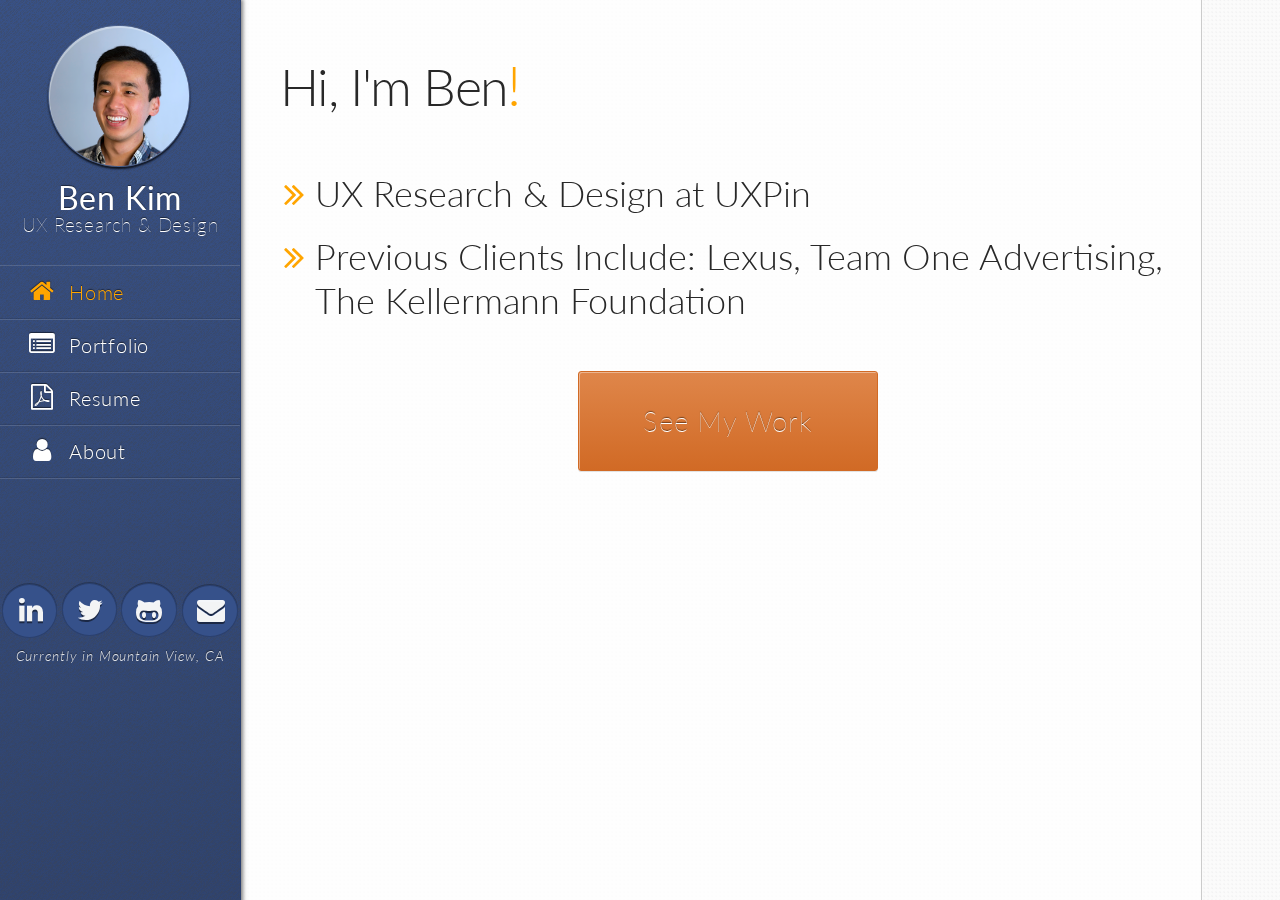
<file: index.html>
<!DOCTYPE html>
<html>
<head>
  <title>Ben Kim | UX Design</title>
  <link rel="shortcut icon" href="images/favicon2.ico">
  <link href='http://fonts.googleapis.com/css?family=Lato:300,400,300italic,400italic' rel='stylesheet' type='text/css'>
  <link href="http://netdna.bootstrapcdn.com/font-awesome/4.1.0/css/font-awesome.min.css" rel="stylesheet">
  <link rel="stylesheet" type="text/css" media="screen" href="stylesheets/normalize.css"> 
  <link rel="stylesheet" type="text/css" media="screen" href="stylesheets/mainstylesheet.css">  
  <link rel="stylesheet" type="text/css" media="screen" href="stylesheets/home.css"> 
  <script>
    (function(i,s,o,g,r,a,m){i['GoogleAnalyticsObject']=r;i[r]=i[r]||function(){
    (i[r].q=i[r].q||[]).push(arguments)},i[r].l=1*new Date();a=s.createElement(o),
    m=s.getElementsByTagName(o)[0];a.async=1;a.src=g;m.parentNode.insertBefore(a,m)
    })(window,document,'script','//www.google-analytics.com/analytics.js','ga');
    ga('create', 'UA-57520101-1', 'auto');
    ga('send', 'pageview');
  </script> 
</head>

<body>
  <nav>
    <a href="index.html"><div class='headpic'></div></a>
    <h1>Ben Kim</h1>
    <h3>UX Research & Design</h3>
    <ul>
      <a href="index.html"><li class="first-child active"><i class="fa fa-home"></i>Home</li></a>
      <a href="portfolio.html"><li><i class="fa fa-list-alt"></i>Portfolio</li></a>
      <a href="resume.html"><li><i class="fa fa-file-pdf-o"></i>Resume</li></a>
      <a href="about.html"><li><i class="fa fa-user"></i>About</li></a>
      
    </ul>

    <div class="socialicons">
      <a href="http://www.linkedin.com/in/benjskim" title="Connect With Me On LinkedIn"><i class="fa fa-linkedin"></i></a>
      <a href="http://www.twitter.com/_BenKim" title="Follow Me On Twitter"><i class="fa fa-twitter"></i></a>
      <a href="http://www.github.com/benjskim/benjskim.github.io" title="See This Project On GitHub"><i class="fa fa-github-alt"></i></a>
      <a href="mailto:benjskim@gmail.com" title="Send Me An Email"><i class="fa fa-envelope"></i></a>
    </div>

    <div class="footer">
      Currently in Mountain View, CA
    </div>

  </nav>

  <div class="background">
    <div class="main-container">
      <h1>Hi, I'm Ben<span class="period-emphasis">!</span></h1><br>
      <h2><i class="fa fa-angle-double-right"></i>UX Research &amp; Design at UXPin</h2><br>
      <h2><i class="fa fa-angle-double-right"></i>Previous Clients Include: Lexus, Team One Advertising, The Kellermann Foundation</h2><br>
      <p>
        <div class="btn-container">
          <a href="portfolio.html"><button class="main-btn btn-orange">See My Work</button></a>
      </p>
    </div>
  </div>
</body> 
  <script src="http://code.jquery.com/jquery-1.11.0.min.js"></script>
  <script src="javascripts/main.js" ></script>
</html>
</file>
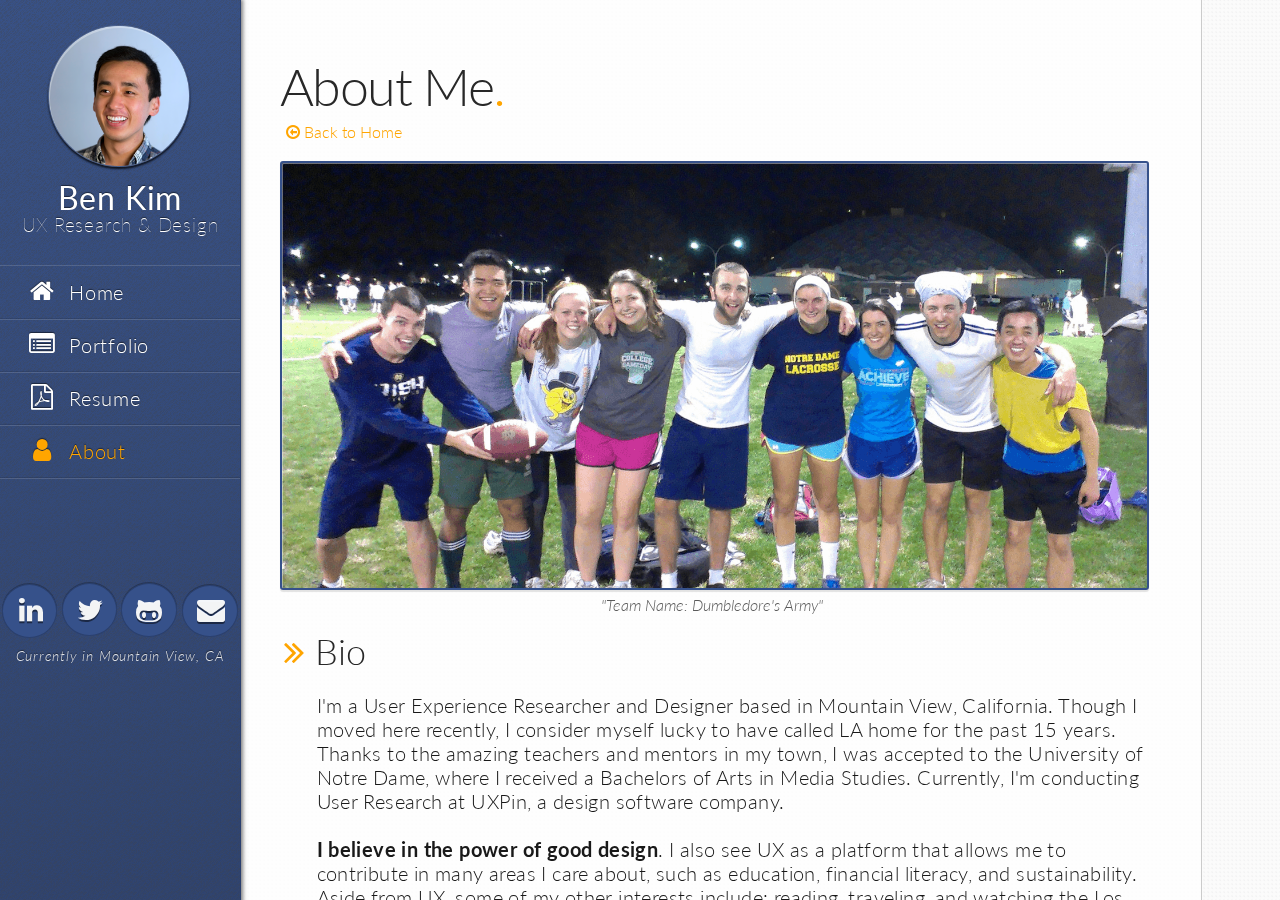
<file: about.html>
<!DOCTYPE html>
<html>
<head>
  <title>Ben Kim | About</title>
  <link rel="shortcut icon" href="images/favicon2.ico">
  <link href='http://fonts.googleapis.com/css?family=Lato:300,400,300italic,400italic' rel='stylesheet' type='text/css'>
  <link href="http://netdna.bootstrapcdn.com/font-awesome/4.1.0/css/font-awesome.min.css" rel="stylesheet">
  <link rel="stylesheet" type="text/css" media="screen" href="stylesheets/normalize.css"> 
  <link rel="stylesheet" type="text/css" media="screen" href="stylesheets/mainstylesheet.css">  
  <link rel="stylesheet" type="text/css" media="screen" href="stylesheets/about.css">  
  <script>
    (function(i,s,o,g,r,a,m){i['GoogleAnalyticsObject']=r;i[r]=i[r]||function(){
    (i[r].q=i[r].q||[]).push(arguments)},i[r].l=1*new Date();a=s.createElement(o),
    m=s.getElementsByTagName(o)[0];a.async=1;a.src=g;m.parentNode.insertBefore(a,m)
    })(window,document,'script','//www.google-analytics.com/analytics.js','ga');
    ga('create', 'UA-57520101-1', 'auto');
    ga('send', 'pageview');
  </script>
</head>

<body>
  <nav>
    <a href="index.html"><div class='headpic'></div></a>
    <h1>Ben Kim</h1>
    <h3>UX Research & Design</h3>
    <ul>
      <a href="index.html"><li class="first-child"><i class="fa fa-home"></i>Home</li></a>
      <a href="portfolio.html"><li><i class="fa fa-list-alt"></i>Portfolio</li></a>
      <a href="resume.html"><li><i class="fa fa-file-pdf-o"></i>Resume</li></a>
      <a href="about.html"><li class="active"><i class="fa fa-user"></i>About</li></a>
      
    </ul>

    <div class="socialicons">
      <a href="http://www.linkedin.com/in/benjskim" title="Connect With Me On LinkedIn"><i class="fa fa-linkedin"></i></a>
      <a href="http://www.twitter.com/_BenKim" title="Follow Me On Twitter"><i class="fa fa-twitter"></i></a>
      <a href="http://www.github.com/benjskim/benjskim.github.io" title="See This Project On GitHub"><i class="fa fa-github-alt"></i></a>
      <a href="mailto:benjskim@gmail.com" title="Send Me An Email"><i class="fa fa-envelope"></i></a>
    </div>

    <div class="footer">
     Currently in Mountain View, CA
    </div>
  </nav>

  <div class="background">
    <div class="main-container">
      <h1>About Me<span class="period-emphasis">.</span></h1>
      <div class="footcrumb">
        <a href="index.html"><i class="fa fa-arrow-circle-o-left"></i> Back to Home</a>
      </div>
      <div class="about-bg-img big-img"></div>
      <div class="about-bg-container">
        "Team Name: Dumbledore's Army"
      </div>
      <h2><i class="fa fa-angle-double-right"></i>Bio</h2>
        <p>
          I'm a User Experience Researcher and Designer based in Mountain View, California. Though I moved here recently, I consider myself lucky to have called LA home for the past 15 years. Thanks to the amazing teachers and mentors in my town, I was accepted to the University of Notre Dame, where I received a Bachelors of Arts in Media Studies. Currently, I'm conducting User Research at UXPin, a design software company.
          <br><br>
          <strong>I believe in the power of good design</strong>. I also see UX as a platform that allows me to contribute in many areas I care about, such as education, financial literacy, and sustainability. Aside from UX, some of my other interests include: reading, traveling, and watching the Los Angeles Lakers.
        </p>

      <h2 id="aboutsite"><i class="fa fa-angle-double-right"></i>About This Site</h2>
        <p>
          Many people have been asking how I built this site. Though a part of me regrets not using a CMS, I'm proud to have built this website from the ground up. If you'd like to see the source code, please visit <a href="http://www.github.com/benjskim/benjskim.github.io" target="_blank">this GitHub repository</a>.
          
          <br><br>

          <strong>What's Next:</strong> <br>
          Update all my projects <br>
          Responsive, responsive, responsive (also, did I mention responsive?) <br>
          Elegant and subtle design details <br>
          Create better interactions and load effects<br>
          Cross-browser testing 

          <br><br>

          <strong>Tools:</strong> <br>
          Design Software: Omnigraffle, Axure, and Sublime Text <br>
          Font: Lato and Font Awesome <br>
          JQuery Plugins: Fancybox
          
          <br><br>
          
          <strong>Special Thanks To:</strong> <br>
          NELAUX Group <a href="http://twitter.com/NELAUX" target="_blank"><i class="fa fa-twitter-square"></i></a><br>
          LAUX Meetup <a href="http://twitter.com/LAUXmeetup" target="_blank"><i class="fa fa-twitter-square"></i></a><br>
          Noel Saw <a href="http://twitter.com/wpverse" target="_blank"><i class="fa fa-twitter-square"></i></a><br>
          Nachiket Kumar <a href="http://twitter.com/nachiketkumar" target="_blank"><i class="fa fa-twitter-square"></i></a><br>
          Andres Ibarra <a href="http://twitter.com/MadeByGus" target="_blank"><i class="fa fa-twitter-square"></i></a><br>
          Andrea Del Rio <a href="http://twitter.com/andredelrio" target="_blank"><i class="fa fa-twitter-square"></i></a>
        </p>
        <br><br><br>

    </div>
  </div>

</body> 
  <script src="http://code.jquery.com/jquery-1.11.0.min.js"></script>
  <script src="javascripts/main.js" ></script>
</html>
</file>
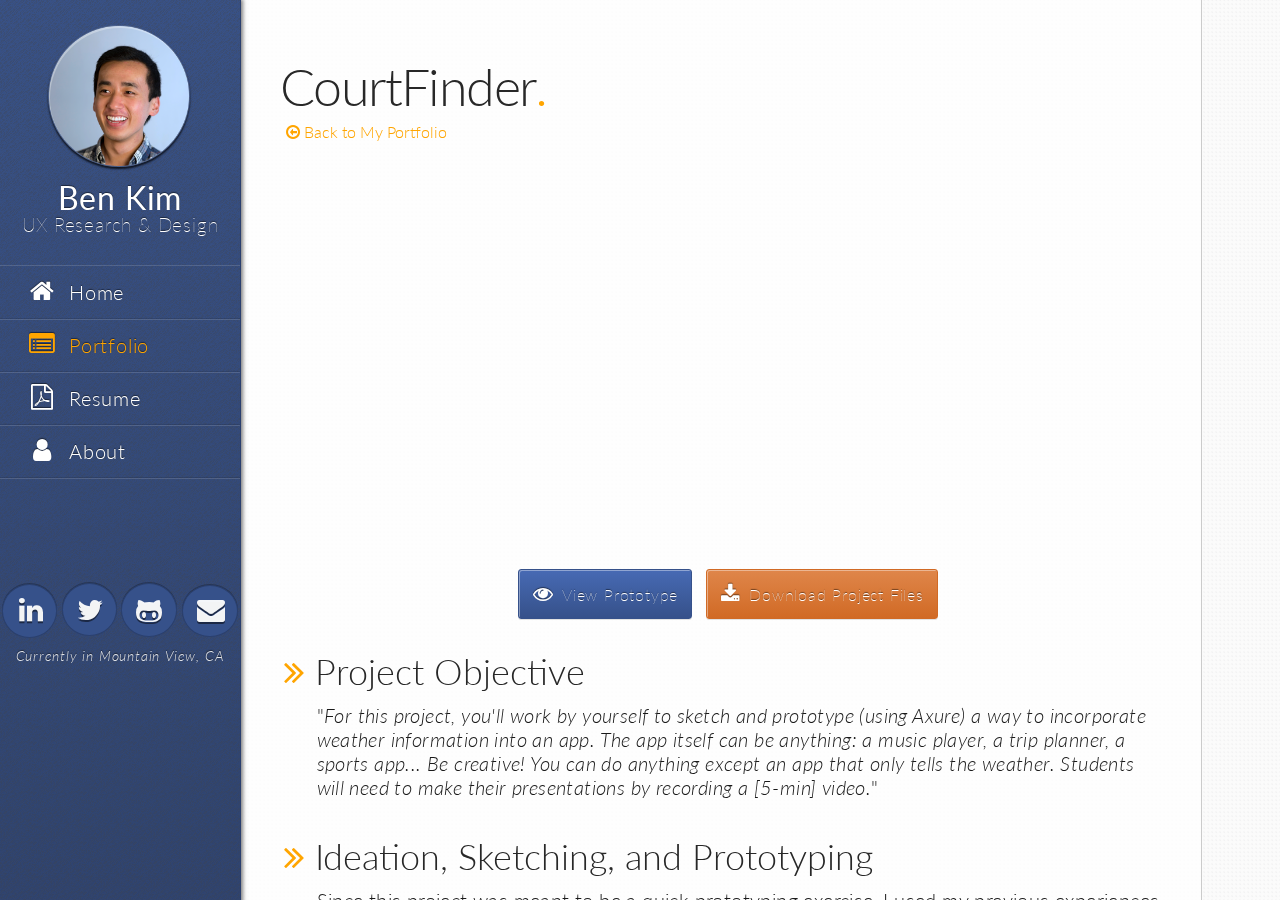
<file: courtfinder.html>
<!DOCTYPE html>
<html>
<head>
  <title>Ben Kim | CourtFinder</title>
  <link rel="shortcut icon" href="images/favicon2.ico">
  <link href='http://fonts.googleapis.com/css?family=Lato:300,400,300italic,400italic' rel='stylesheet' type='text/css'>
  <link href="http://netdna.bootstrapcdn.com/font-awesome/4.1.0/css/font-awesome.min.css" rel="stylesheet">
  <link rel="stylesheet" type="text/css" media="screen" href="stylesheets/normalize.css"> 
  <link rel="stylesheet" type="text/css" media="screen" href="stylesheets/mainstylesheet.css">  
  <link rel="stylesheet" type="text/css" media="screen" href="stylesheets/courtfinder.css"> 
  <script>
    (function(i,s,o,g,r,a,m){i['GoogleAnalyticsObject']=r;i[r]=i[r]||function(){
    (i[r].q=i[r].q||[]).push(arguments)},i[r].l=1*new Date();a=s.createElement(o),
    m=s.getElementsByTagName(o)[0];a.async=1;a.src=g;m.parentNode.insertBefore(a,m)
    })(window,document,'script','//www.google-analytics.com/analytics.js','ga');
    ga('create', 'UA-57520101-1', 'auto');
    ga('send', 'pageview');
  </script>  
</head>

<body>
  <nav>
    <a href="index.html"><div class='headpic'></div></a>
    <h1>Ben Kim</h1>
    <h3>UX Research & Design</h3>
    <ul>
      <a href="index.html"><li class="first-child"><i class="fa fa-home"></i>Home</li></a>
      <a href="portfolio.html"><li class="active"><i class="fa fa-list-alt"></i>Portfolio</li></a>
      <a href="resume.html"><li><i class="fa fa-file-pdf-o"></i>Resume</li></a>
      <a href="about.html"><li><i class="fa fa-user"></i>About</li></a>
    </ul>

    <div class="socialicons">
      <a href="http://www.linkedin.com/in/benjskim" title="Connect With Me On LinkedIn"><i class="fa fa-linkedin"></i></a>
      <a href="http://www.twitter.com/_BenKim" title="Follow Me On Twitter"><i class="fa fa-twitter"></i></a>
      <a href="http://www.github.com/benjskim/benjskim.github.io" title="See This Project On GitHub"><i class="fa fa-github-alt"></i></a>
      <a href="mailto:benjskim@gmail.com" title="Send Me An Email"><i class="fa fa-envelope"></i></a>
    </div>

    <div class="footer">
      Currently in Mountain View, CA
    </div>
  </nav>

  <div class="background">
    <div class="main-container">
      <h1 id="">CourtFinder<span class="period-emphasis">.</span></h1>
      <div class="footcrumb">
        <a href="portfolio.html"><i class="fa fa-arrow-circle-o-left"></i> Back to My Portfolio</a>
      </div>

      <div class="detail-container">
        <iframe width="600" height="375" src="https://www.youtube.com/embed/qUh9HPkMtqw" frameborder="0" allowfullscreen></iframe>
        <div class="btn-container">
          <a href="http://c7gbxw.axshare.com/#p=welcome_page"><button class="btn-blue"><i class='fa fa-eye'></i>View Prototype</button></a>
          <a href="files/courtfinder-benkim.zip"><button class="btn-orange"><i class="fa fa-download"></i>Download Project Files</button></a>
        </div>

        <h2 id=""><i class="fa fa-angle-double-right"></i>Project Objective</h2>
          <p>
            "<em>For this project, you'll work by yourself to sketch and prototype (using Axure) a way to incorporate weather information into an app. The app itself can be anything: a music player, a trip planner, a sports app... Be creative! You can do anything except an app that only tells the weather. Students will need to make their presentations by recording a [5-min] video.</em>"
          </p>
        <h2 id=""><i class="fa fa-angle-double-right"></i>Ideation, Sketching, and Prototyping</h2>

          <p>
            Since this project was meant to be a quick prototyping exercise, I used my previous experiences to ideate an app I'd personally use. I wanted to create a field-finding application that will help users find local courts near their area. Because of the project objective regarding weather information, I figured it'd be great to know when courts are unusable due to the weather. By filtering weather-affected courts, users can plan accordingly on rainy days. This idea led me to start sketching right away:</p> 

            <div class="pic-container">
              <a id="single_1" class="fancybox" href="images/cf-sketch1.jpg"><div class="pic cf-sketch1"></div></a>
              <a id="single_1" class="fancybox" href="images/cf-sketch2.jpg"><div class="pic cf-sketch2"></div></a>
              <a id="single_1" class="fancybox" href="images/cf-sketch3.jpg"><div class="pic cf-sketch3"></div></a>
              <a id="single_1" class="fancybox" href="images/cf-sketch4.jpg"><div class="pic cf-sketch4"></div></a>
          
              <div class="pic-container-footer">(Click a picture to enlarge)</div>
            </div>
            <br>

          <p>
            The sketching phase is where I start to gain some of my feedback. While my professor liked the idea he wanted more depth to the application, such as the number of people currently present in each court via webcam.
            <br><br>
            While we agreed a webcam in every single court was unrealistic, it sparked an idea regarding a check-in process for users. The check-in process, in addition to allowing users to better understand the busyness of a certain court, also added depth to the weather portion of this project. 
            <br><br>
            For example, if it rained Monday night but it is sunny and clear on Tuesday morning, then a simple weather app would indicate outdoor courts to be usable. However, let's say for instance the rain left puddles of water in a certain basketball court, rendering it unusable. The app can rely on check-in data from users to intuitively determine if a court is usable. I really enjoyed the depth this idea created for the project, so I started prototyping in Axure:
          </p>

            <div class="pic-container">
              <a id="single_1" class="fancybox" href="images/cf-ax1.png"><div class="pic cf-ax1"></div></a>
              <a id="single_1" class="fancybox" href="images/cf-ax2.png"><div class="pic cf-ax2"></div></a>
              <a id="single_1" class="fancybox" href="images/cf-ax3.png"><div class="pic cf-ax3"></div></a>
              <a id="single_1" class="fancybox" href="images/cf-ax4.png"><div class="pic cf-ax4"></div></a>
              <div class="pic-container-footer">(Click a picture to enlarge)</div>
            </div>
          <br>
          <p>
            Due to the quick nature of the project, the prototype is limited to a single user flow: <strong><em>Find a Court -> Search Results -> Filter -> Weather-Friendly option -> Update</em></strong>. You can also view the profile page for each court, which shows information such as: pictures, daily admission fees (if any), the number of people checked-in, and a Google Maps directions feature.
            <br><br>
            Future features would include: wider range of sports, user-profile pages, user history, social log-in, and ability to buy admission-passes directly from the app (<strong>potential revenue source</strong>).
          </p>

        <h2 id=""><i class="fa fa-angle-double-right"></i>Conclusion</h2>
          <p>
            I ended up receiving an A on this project, but not with much feedback unfortunately. Regardless, this project was a fun exercise in formulating a singular user flow and turning it into a viable app. 
          </p>
      </div>
    </div>
  </div>

</body> 
  <script src="http://code.jquery.com/jquery-1.11.0.min.js"></script>
  <script src="javascripts/main.js" ></script>
  <link rel="stylesheet" href="fancybox/jquery.fancybox.css?v=2.1.5" type="text/css" media="screen" />
  <script type="text/javascript" src="fancybox/jquery.fancybox.pack.js?v=2.1.5"></script>
</html>
</file>
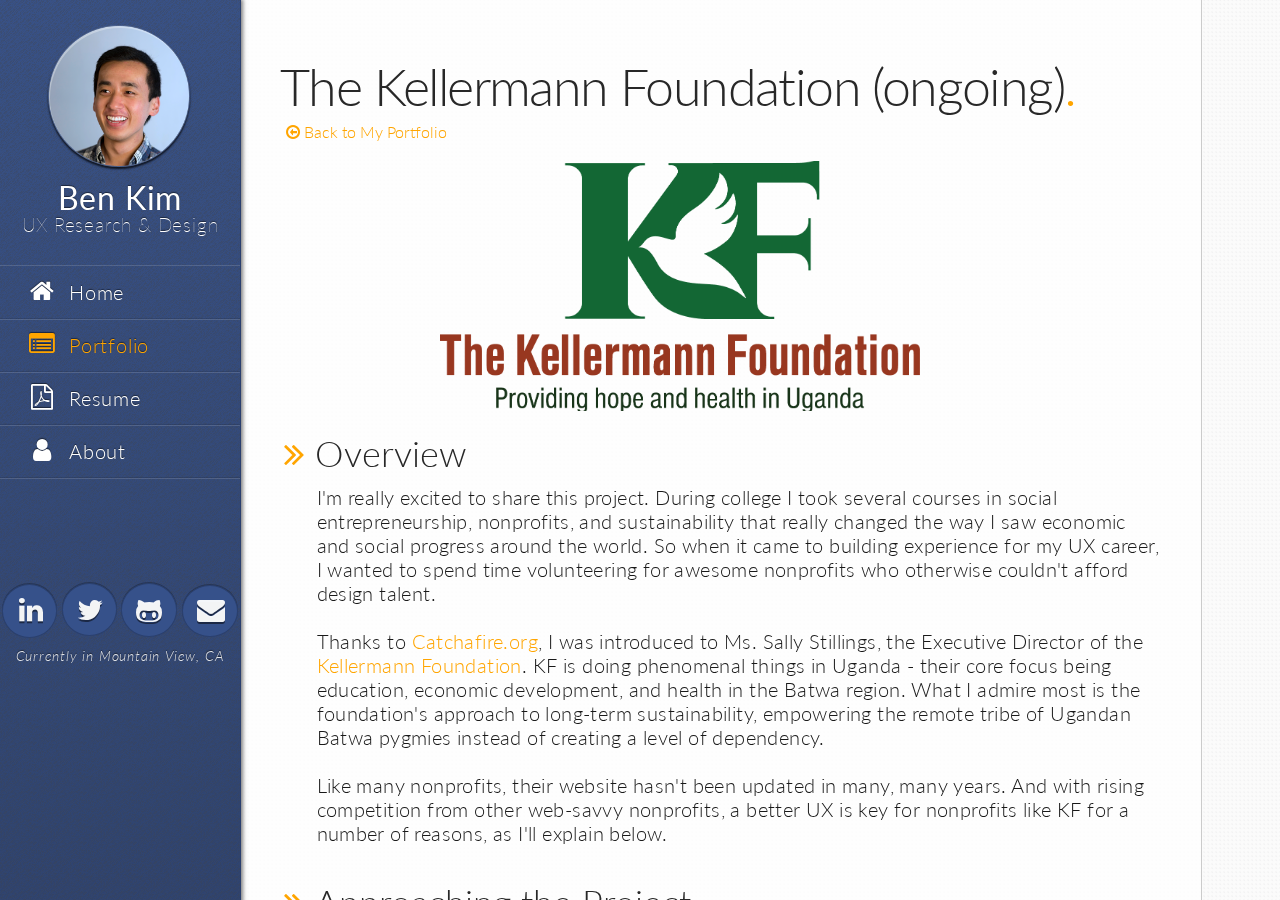
<file: kellermann.html>
<!DOCTYPE html>
<html>
<head>
  <title>Ben Kim | Kellermann Foundation</title>
  <link rel="shortcut icon" href="images/favicon2.ico">
  <link href='http://fonts.googleapis.com/css?family=Lato:300,400,300italic,400italic' rel='stylesheet' type='text/css'>
  <link href="http://netdna.bootstrapcdn.com/font-awesome/4.1.0/css/font-awesome.min.css" rel="stylesheet">
  <link rel="stylesheet" type="text/css" media="screen" href="stylesheets/normalize.css"> 
  <link rel="stylesheet" type="text/css" media="screen" href="stylesheets/mainstylesheet.css">  
  <link rel="stylesheet" type="text/css" media="screen" href="stylesheets/kellermann.css"> 
  <script>
    (function(i,s,o,g,r,a,m){i['GoogleAnalyticsObject']=r;i[r]=i[r]||function(){
    (i[r].q=i[r].q||[]).push(arguments)},i[r].l=1*new Date();a=s.createElement(o),
    m=s.getElementsByTagName(o)[0];a.async=1;a.src=g;m.parentNode.insertBefore(a,m)
    })(window,document,'script','//www.google-analytics.com/analytics.js','ga');
    ga('create', 'UA-57520101-1', 'auto');
    ga('send', 'pageview');
  </script>  
</head>

<body>
  <nav>
    <a href="index.html"><div class='headpic'></div></a>
    <h1>Ben Kim</h1>
    <h3>UX Research & Design</h3>
    <ul>
      <a href="index.html"><li class="first-child"><i class="fa fa-home"></i>Home</li></a>
      <a href="portfolio.html"><li class="active"><i class="fa fa-list-alt"></i>Portfolio</li></a>
      <a href="http://www.dropbox.com/s/bu59ea3ta7tu0pp/BenKim_Resume_UX.pdf?dl=0"><li><i class="fa fa-file-pdf-o"></i>Resume</li></a>
      <a href="about.html"><li><i class="fa fa-user"></i>About</li></a>
      
    </ul>

    <div class="socialicons">
      <a href="http://www.linkedin.com/in/benjskim" title="Connect With Me On LinkedIn"><i class="fa fa-linkedin"></i></a>
      <a href="http://www.twitter.com/_BenKim" title="Follow Me On Twitter"><i class="fa fa-twitter"></i></a>
      <a href="http://www.github.com/benjskim/benjskim.github.io" title="See This Project On GitHub"><i class="fa fa-github-alt"></i></a>
      <a href="mailto:benjskim@gmail.com" title="Send Me An Email"><i class="fa fa-envelope"></i></a>
    </div>

    <div class="footer">
      Currently in Mountain View, CA
    </div>
  </nav>

  <div class="background">
    <div class="main-container">
      <h1 id="">The Kellermann Foundation (ongoing)<span class="period-emphasis">.</span></h1>
      <div class="footcrumb">
        <a href="portfolio.html"><i class="fa fa-arrow-circle-o-left"></i> Back to My Portfolio</a>
      </div>
      <div class="kf-bg-img big-img"></div>
     
     <!--  <div class="btn-container">
        <a href="#"><button class="btn-blue"><i class='fa fa-eye'></i>View Prototype</button></a>
        <a href="#"><button class="btn-orange"><i class="fa fa-download"></i>Download Project Files</button></a>
      </div> -->
   
      <div class="detail-container">
      
      <h2 id=""><i class="fa fa-angle-double-right"></i>Overview</h2>
        <p>
          I'm really excited to share this project. During college I took several courses in social entrepreneurship, nonprofits, and sustainability that really changed the way I saw economic and social progress around the world. So when it came to building experience for my UX career, I wanted to spend time volunteering for awesome nonprofits who otherwise couldn't afford design talent.
          <br><br>
          Thanks to <a href="http://www.catchafire.org" target="_blank">Catchafire.org</a>, I was introduced to Ms. Sally Stillings, the Executive Director of the <a href="http://www.kellermannfoundation.org" target="_blank">Kellermann Foundation</a>. KF is doing phenomenal things in Uganda - their core focus being education, economic development, and health in the Batwa region. What I admire most is the foundation's approach to long-term sustainability, empowering the remote tribe of Ugandan Batwa pygmies instead of creating a level of dependency. 
          <br><br>
          Like many nonprofits, their website hasn't been updated in many, many years. And with rising competition from other web-savvy nonprofits, a better UX is key for nonprofits like KF for a number of reasons, as I'll explain below.
        </p>
      
      <h2 id=""><i class="fa fa-angle-double-right"></i>Approaching the Project</h2>
        <p>
          <div class="pic-container">
              <a id="single_1" class="fancybox" href="images/kf-old-web-full.png"><div class="full-pic kf-old"></div></a>
              <div class="pic-container-footer">Old version of the website.<br>(Click to enlarge)</div>
          </div>
        </p>

        <p>
          To be quite honest, I didn't know how I would approach this project. Since it was my first probono gig, I wanted to be ambitious, build the entire site, and get experience in every step to the design/development process. However, I quickly realized I lacked the necessary skills (and time) to not rely on CMS platforms like WordPress. During our initial interview, I explained to Ms. Stillings that we'd most likely use WordPress and if her staff wasn't familiar with the system, I'd be happy to teach them the basics. We agreed that'd be our best shot at success.

          <br><br>

          I knew early on that this project will be more than just a re-design of their website, but rather an overhaul of their online revenue strategy. As you probably already know, nonprofits like KF rely on donations to maintain their projects abroad. However, most nonprofits haven't grasped the power of online fundraising just yet because they are often understaffed.
        </p>

      <h2 id=""><i class="fa fa-angle-double-right"></i>Sketching, Site Mapping, and Wireframing</h2>
        <p>
         
        <div class="pic-container">
          <a id="single_1" class="fancybox" href="images/kf-sketch1.jpg"><div class="pic kf-sketch1"></div></a>
          <a id="single_1" class="fancybox" href="images/kf-sketch3.jpg"><div class="pic kf-sketch3"></div></a>
          <a id="single_1" class="fancybox" href="images/kf-sketch4.jpg"><div class="pic kf-sketch4"></div></a>

          <div class="pic-container-footer">Basic Sketching<br>(Click a picture to enlarge)</div>
        </div>
        <br>
        <p>Because this project was entirely remote, it was an <strong>absolute necessity</strong> to communicate every single step of the way in order to avoid miscommunication.
        <br><br>
        After showing Sally my basic sketch, she gave the thumbs-up to create a quick wireframe for better visualization. She also requested an updated Site Map to better understand how information will be categorized in the new design. Here's what I drew up:
        </p>

        <div class="pic-container">
          <a id="single_1" class="fancybox" href="images/kf-sitemap.png"><div class="half-pic kf-sitemap"></div></a>
          <a id="single_1" class="fancybox" href="images/kf-wf-1.png"><div class="half-pic kf-wf-1"></div></a>

          <div class="pic-container-footer">Basic Site Map and Wireframe<br>(Click a picture to enlarge)</div>
        </div>

        <br>
        <p>
          Ms. Stillings thought favorably about the first draft of the wireframe, but she requested something more visual to show her team. Because we'd be using a custom WordPress theme, I explained to her that I won't change the skeleton of the wireframe to our perfection, but rather show how the content will be displayed. Here's what I made for her:
        </p>

        <div class="pic-container">
          <a id="single_1" class="fancybox" href="images/kf-mu-1.png"><div class="pic kf-mu-1"></div></a>
          <a id="single_1" class="fancybox" href="images/kf-mu-2.png"><div class="pic kf-mu-2"></div></a>
          <a id="single_1" class="fancybox" href="images/kf-mu-3.png"><div class="pic kf-mu-3"></div></a>
          <a id="single_1" class="fancybox" href="images/kf-mu-4.png"><div class="pic kf-mu-4"></div></a>
          <div class="pic-container-footer">Higher fidelity wireframes<br>(Click a picture to enlarge)</div>
        </div>


        </p>
      
      <h2 id=""><i class="fa fa-angle-double-right"></i>Conclusion</h2>
        <p>
          Aftering hiring a WordPress developer, I was happy to hand over all my files to the Kellermann Foundation so they can move forward with their project. I'm looking forward to seeing the new website and will update this page once it's complete.
        </p>  
      
      </div>
    </div>
  </div>

</body> 
  <script src="http://code.jquery.com/jquery-1.11.0.min.js"></script>
  <script src="javascripts/main.js" ></script>
  <link rel="stylesheet" href="fancybox/jquery.fancybox.css?v=2.1.5" type="text/css" media="screen" />
  <script type="text/javascript" src="fancybox/jquery.fancybox.pack.js?v=2.1.5"></script>
</html>
</file>
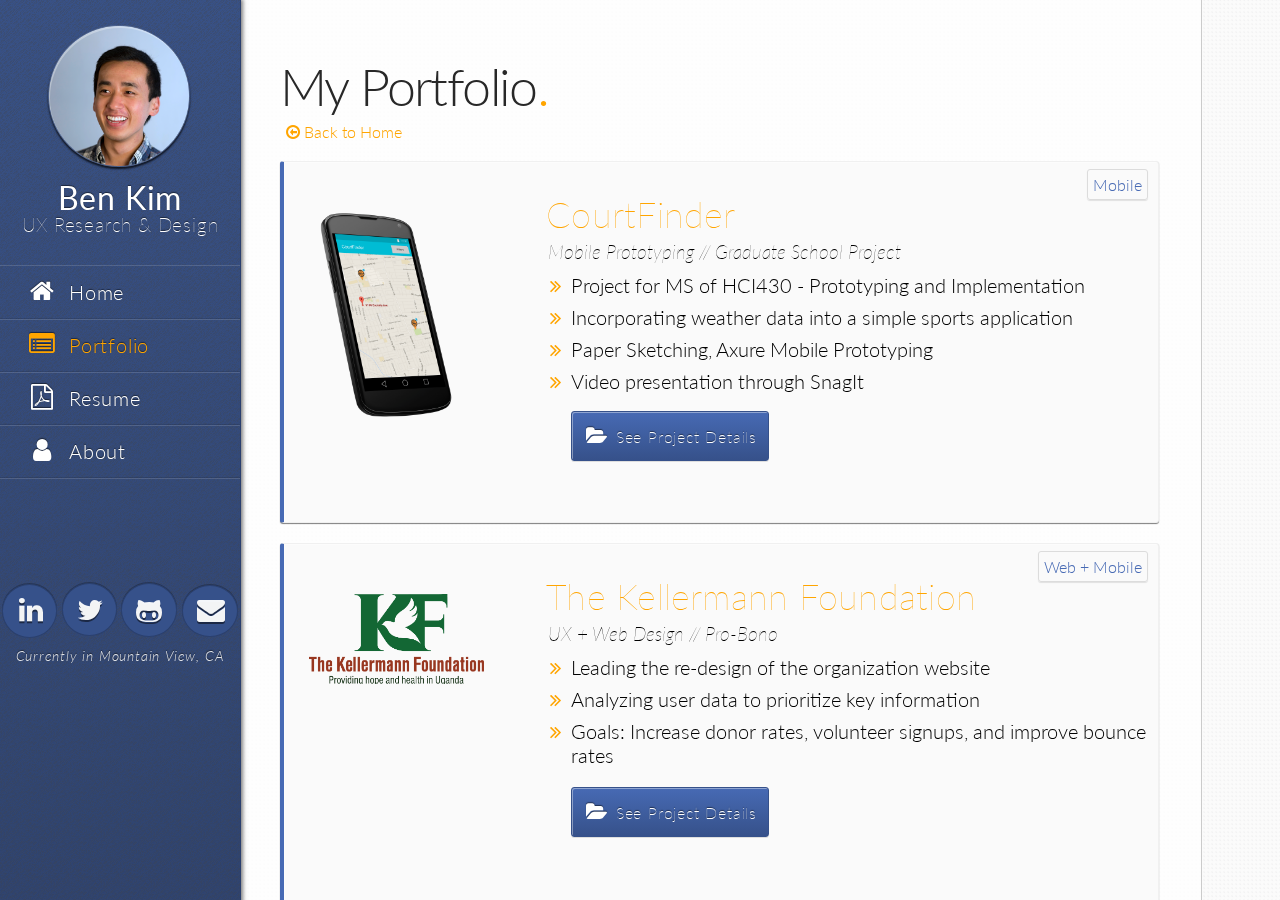
<file: portfolio.html>
<!DOCTYPE html>
<html>
<head>
  <title>Ben Kim | Portfolio</title>
  <link rel="shortcut icon" href="images/favicon2.ico">
  <link href='http://fonts.googleapis.com/css?family=Lato:300,400,300italic,400italic' rel='stylesheet' type='text/css'>
  <link href="http://netdna.bootstrapcdn.com/font-awesome/4.1.0/css/font-awesome.min.css" rel="stylesheet">
  <link rel="stylesheet" type="text/css" media="screen" href="stylesheets/normalize.css"> 
  <link rel="stylesheet" type="text/css" media="screen" href="stylesheets/mainstylesheet.css">  
  <link rel="stylesheet" type="text/css" media="screen" href="stylesheets/portfolio.css">  
  <script>
    (function(i,s,o,g,r,a,m){i['GoogleAnalyticsObject']=r;i[r]=i[r]||function(){
    (i[r].q=i[r].q||[]).push(arguments)},i[r].l=1*new Date();a=s.createElement(o),
    m=s.getElementsByTagName(o)[0];a.async=1;a.src=g;m.parentNode.insertBefore(a,m)
    })(window,document,'script','//www.google-analytics.com/analytics.js','ga');
    ga('create', 'UA-57520101-1', 'auto');
    ga('send', 'pageview');
  </script> 
</head>

<body>
  <nav>
   <a href="index.html"><div class='headpic'></div></a>
    <h1>Ben Kim</h1>
    <h3>UX Research & Design</h3>
    <ul>
      <a href="index.html"><li class="first-child"><i class="fa fa-home"></i>Home</li></a>
      <a href="portfolio.html"><li class="active"><i class="fa fa-list-alt"></i>Portfolio</li></a>
      <a href="resume.html"><li><i class="fa fa-file-pdf-o"></i>Resume</li></a>
      <a href="about.html"><li><i class="fa fa-user"></i>About</li></a>
      
    </ul>

    <div class="socialicons">
      <a href="http://www.linkedin.com/in/benjskim" title="Connect With Me On LinkedIn"><i class="fa fa-linkedin"></i></a>
      <a href="http://www.twitter.com/_BenKim" title="Follow Me On Twitter"><i class="fa fa-twitter"></i></a>
      <a href="http://www.github.com/benjskim/benjskim.github.io" title="See This Project On GitHub"><i class="fa fa-github-alt"></i></a>
      <a href="mailto:benjskim@gmail.com" title="Send Me An Email"><i class="fa fa-envelope"></i></a>
    </div>

    <div class="footer">
    Currently in Mountain View, CA
    </div>
  </nav>

  <div class="background">
    <div class="main-container">
      <h1>My Portfolio<span class="period-emphasis">.</span></h1>
      <div class="footcrumb">
        <a href="index.html"><i class="fa fa-arrow-circle-o-left"></i> Back to Home</a>
      </div>

      <div class="portfolio-card one">  
        <div class="work-tile-img-left">
          <a href="courtfinder.html"><div class="cf-img card-img"></div></a>
        </div>

        <div class="work-tile-text-right">
          <h2><a href="courtfinder.html">CourtFinder</a></h2>
          <h3>Mobile Prototyping // Graduate School Project</h3>
          <p>
            <div class="work-paragraph-line">
              <i class="fa fa-angle-double-right"></i>Project for MS of HCI430 - Prototyping and Implementation
            </div> 

            <div class="work-paragraph-line">
              <i class="fa fa-angle-double-right"></i>Incorporating weather data into a simple sports application
            </div>

            <div class="work-paragraph-line">
              <i class="fa fa-angle-double-right"></i>Paper Sketching, Axure Mobile Prototyping
            </div>

            <div class="work-paragraph-line">
              <i class="fa fa-angle-double-right"></i>Video presentation through SnagIt
            </div>

            <a href="courtfinder.html"><button class="btn-blue"><i class="fa fa-folder-open"></i>See Project Details</button></a>
          </p>
          <div class="portfolio-footer">Mobile</div>
        </div>
        
      </div>


      <div class="portfolio-card two">  
        <div class="work-tile-img-left">
          <a href="kellermann.html"><div class="kf-img card-img"></div></a>
        </div>

        <div class="work-tile-text-right">
          <h2><a href="kellermann.html">The Kellermann Foundation</a></h2>
          <h3>UX + Web Design // Pro-Bono</h3>
          <p>
            <div class="work-paragraph-line">
              <i class="fa fa-angle-double-right"></i>Leading the re-design of the organization website
            </div>

            <div class="work-paragraph-line">
              <i class="fa fa-angle-double-right"></i>Analyzing user data to prioritize key information
            </div>

            <div class="work-paragraph-line">
              <i class="fa fa-angle-double-right"></i>Goals: Increase donor rates, volunteer signups, and improve bounce rates
            </div> 
          </p>

          <a href="kellermann.html"><button class="btn-blue"><i class="fa fa-folder-open"></i>See Project Details</button></a>
          <div class="portfolio-footer">Web + Mobile</div>
        </div>
        
      </div>

      <div class="work-tile-container">
        <div class="work-tile-text-full">
          <h2>See Your Project Here</h2>

          <p>
            Currently, I am looking for full-time opportunities in  junior-level UX designer positions, as well as freelance contract opportunities. Depending on my schedule, I am more than happy to assist non-profit organizations with pro bono work.
          </p>
          <br><br>
          <a href="mailto:benjskim@gmail.com"><button class="btn-orange btn-hire ">Hire Me</button></a>

        </div>
      </div>
    </div>
  </div>

</body> 
  <script src="http://code.jquery.com/jquery-1.11.0.min.js"></script>
  <script src="javascripts/main.js" ></script>
</html>
</file>
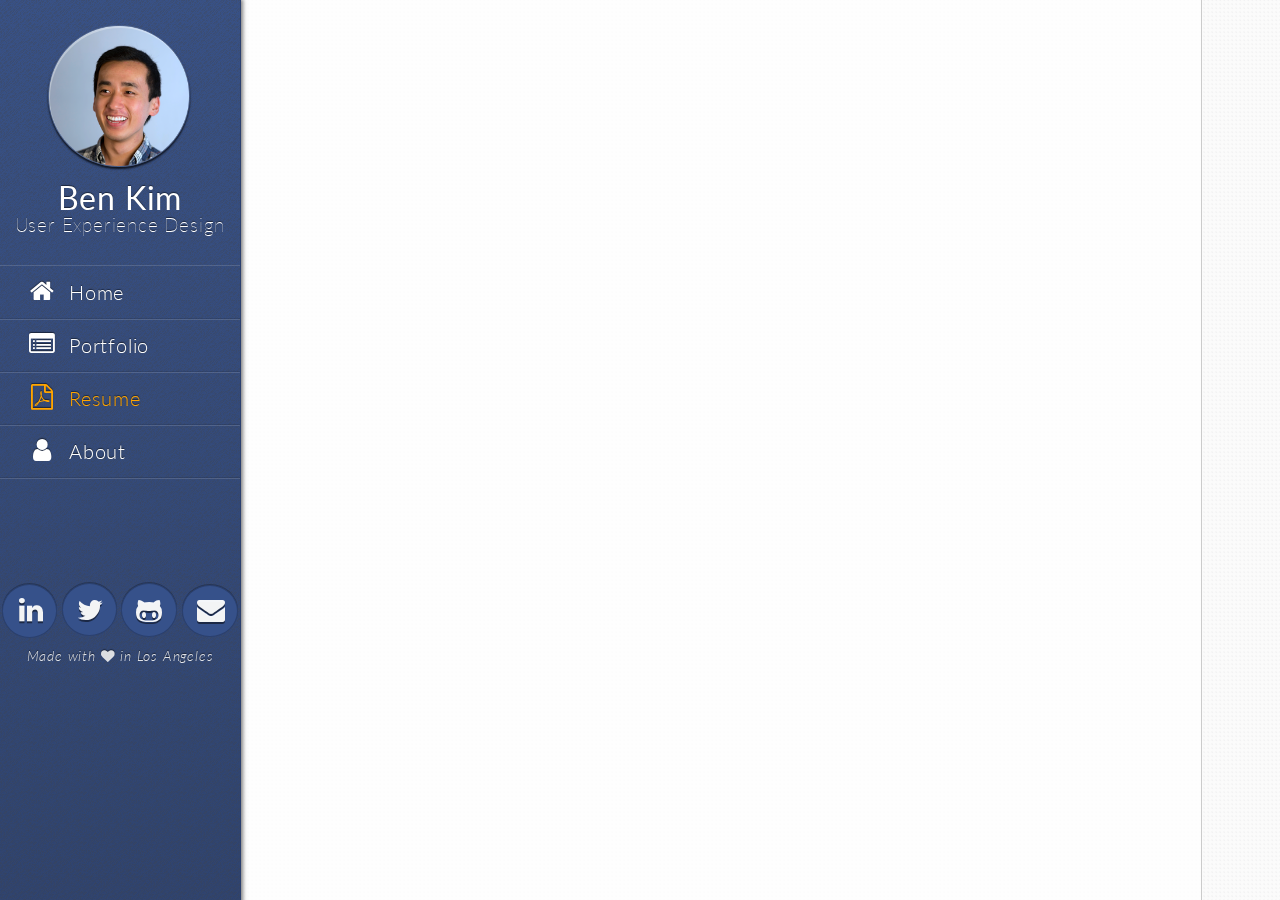
<file: resume.html>
<!DOCTYPE html>
<html>
<head>
  <title>Ben Kim | UX Design</title>
  <link rel="shortcut icon" href="images/favicon2.ico">
  <link href='http://fonts.googleapis.com/css?family=Lato:300,400,300italic,400italic' rel='stylesheet' type='text/css'>
  <link href="http://netdna.bootstrapcdn.com/font-awesome/4.1.0/css/font-awesome.min.css" rel="stylesheet">
  <link rel="stylesheet" type="text/css" media="screen" href="stylesheets/normalize.css"> 
  <link rel="stylesheet" type="text/css" media="screen" href="stylesheets/mainstylesheet.css">  
  <link rel="stylesheet" type="text/css" media="screen" href="stylesheets/resume.css"> 
  <script>
    (function(i,s,o,g,r,a,m){i['GoogleAnalyticsObject']=r;i[r]=i[r]||function(){
    (i[r].q=i[r].q||[]).push(arguments)},i[r].l=1*new Date();a=s.createElement(o),
    m=s.getElementsByTagName(o)[0];a.async=1;a.src=g;m.parentNode.insertBefore(a,m)
    })(window,document,'script','//www.google-analytics.com/analytics.js','ga');
    ga('create', 'UA-57520101-1', 'auto');
    ga('send', 'pageview');
  </script> 
</head>

<body>
  <nav>
    <a href="index.html"><div class='headpic'></div></a>
    <h1>Ben Kim</h1>
    <h3>User Experience Design</h3>
    <ul>
      <a href="index.html"><li class="first-child"><i class="fa fa-home"></i>Home</li></a>
      <a href="portfolio.html"><li><i class="fa fa-list-alt"></i>Portfolio</li></a>
      <a href="resume.html"><li class="active"><i class="fa fa-file-pdf-o"></i>Resume</li></a>
      <a href="about.html"><li><i class="fa fa-user"></i>About</li></a>
    </ul>

    <div class="socialicons">
      <a href="http://www.linkedin.com/in/benjskim" title="Connect With Me On LinkedIn"><i class="fa fa-linkedin"></i></a>
      <a href="http://www.twitter.com/_BenKim" title="Follow Me On Twitter"><i class="fa fa-twitter"></i></a>
      <a href="http://www.github.com/benjskim/benjskim.github.io" title="See This Project On GitHub"><i class="fa fa-github-alt"></i></a>
      <a href="mailto:benjskim@gmail.com" title="Send Me An Email"><i class="fa fa-envelope"></i></a>
    </div>

    <div class="footer">
      <a href="about.html#aboutsite">Made with <i class="fa fa-heart"></i> in Los Angeles</a>
    </div>
  </nav>

  <div class="background">
    <div class="main-container">
      <iframe src="https://docs.google.com/file/d/0Bz2orLQIENYASHY3M0ZVTU5sVEE/preview" width="640" height="480"></iframe> 
    </div>
  </div>

</body> 
  <script src="http://code.jquery.com/jquery-1.11.0.min.js"></script>
  <script src="javascripts/main.js" ></script>
</html>
</file>
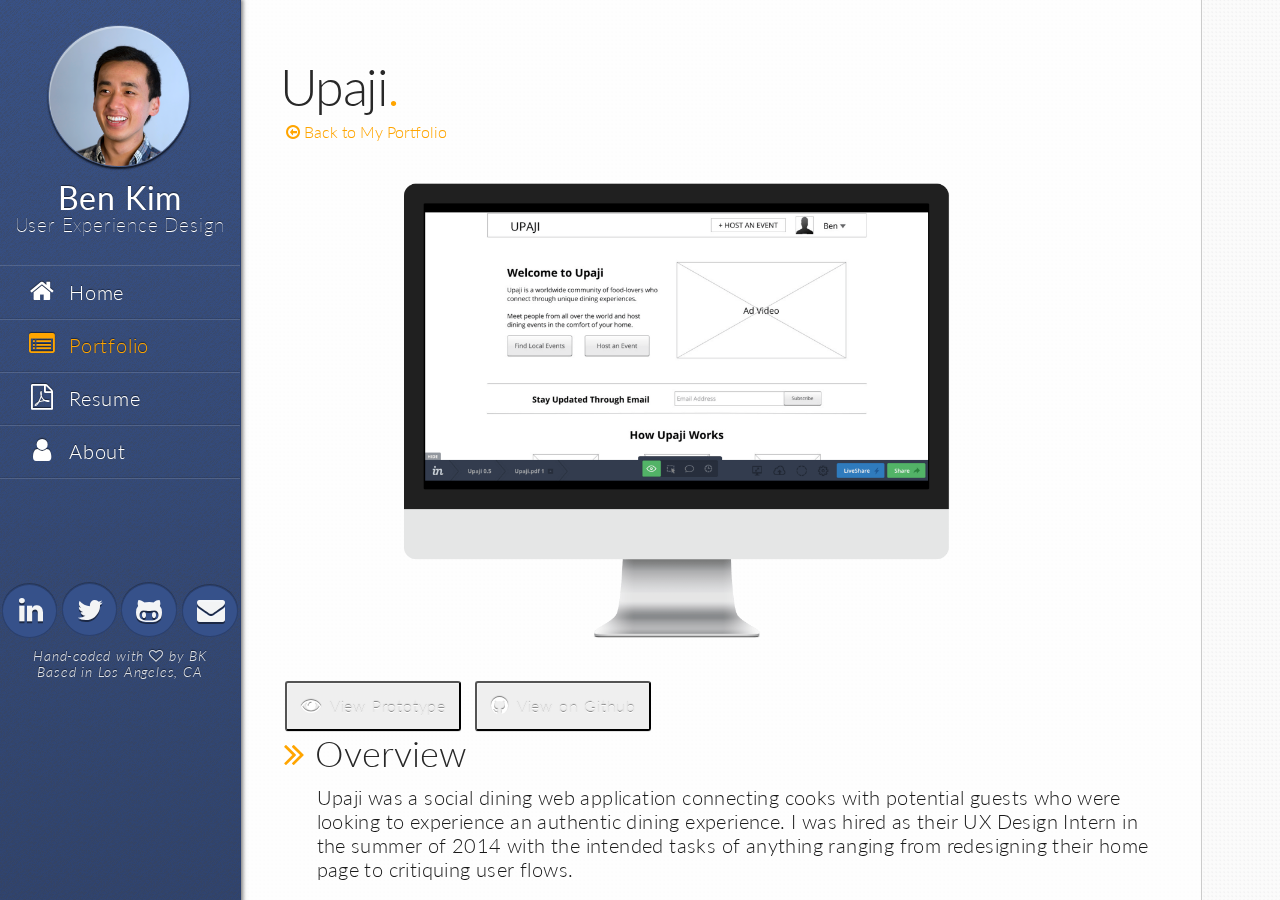
<file: upaji.html>
<!DOCTYPE html>
<html>
<head>
  <title>Ben Kim | Upaji</title>
  <link rel="shortcut icon" href="images/favicon2.ico">
  <link href='http://fonts.googleapis.com/css?family=Lato:300,400,300italic,400italic' rel='stylesheet' type='text/css'>
  <link href="http://netdna.bootstrapcdn.com/font-awesome/4.1.0/css/font-awesome.min.css" rel="stylesheet">
  <link rel="stylesheet" type="text/css" media="screen" href="stylesheets/normalize.css"> 
  <link rel="stylesheet" type="text/css" media="screen" href="stylesheets/mainstylesheet.css">  
  <link rel="stylesheet" type="text/css" media="screen" href="stylesheets/upaji.css"> 
  <script>
    (function(i,s,o,g,r,a,m){i['GoogleAnalyticsObject']=r;i[r]=i[r]||function(){
    (i[r].q=i[r].q||[]).push(arguments)},i[r].l=1*new Date();a=s.createElement(o),
    m=s.getElementsByTagName(o)[0];a.async=1;a.src=g;m.parentNode.insertBefore(a,m)
    })(window,document,'script','//www.google-analytics.com/analytics.js','ga');
    ga('create', 'UA-57520101-1', 'auto');
    ga('send', 'pageview');
  </script>  
</head>

<body>
  <nav>
    <a href="index.html"><div class='headpic'></div></a>
    <h1>Ben Kim</h1>
    <h3>User Experience Design</h3>
    <ul>
      <a href="index.html"><li class="first-child"><i class="fa fa-home"></i>Home</li></a>
      <a href="portfolio.html"><li class="active"><i class="fa fa-list-alt"></i>Portfolio</li></a>
      <a href="http://www.dropbox.com/s/bu59ea3ta7tu0pp/BenKim_Resume_UX.pdf?dl=0"><li><i class="fa fa-file-pdf-o"></i>Resume</li></a>
      <a href="about.html"><li><i class="fa fa-user"></i>About</li></a>
      
    </ul>

    <div class="socialicons">
      <a href="http://www.linkedin.com/in/benjskim" title="Connect With Me On LinkedIn"><i class="fa fa-linkedin"></i></a>
      <a href="http://www.twitter.com/_BenKim" title="Follow Me On Twitter"><i class="fa fa-twitter"></i></a>
      <a href="http://www.github.com/benjskim/benjskim.github.io" title="See This Project On GitHub"><i class="fa fa-github-alt"></i></a>
      <a href="mailto:benjskim@gmail.com" title="Send Me An Email"><i class="fa fa-envelope"></i></a>
    </div>

    <div class="footer">
      Hand-coded with <i class="fa fa-heart-o"></i> by BK<br>
      Based in Los Angeles, CA
    </div>
  </nav>

  <div class="background">
    <div class="main-container">
      <h1 id="#upaji">Upaji<span class="period-emphasis">.</span></h1>
      <div class="footcrumb">
        <a href="portfolio.html"><i class="fa fa-arrow-circle-o-left"></i> Back to My Portfolio</a>
      </div>
      <div class="upaji-bg-img big-img"></div>
      <div class="btn-container">
        <button class="prototype-btn"><i class='fa fa-eye'></i>View Prototype</button>
        <a href="http://github.com/benjskim/Upaji"><button class="github-btn"><i class="fa fa-github"></i>View on Github</button></a>
      </div>
   
      <div class="detail-container">
      <h2 id="overview"><i class="fa fa-angle-double-right"></i>Overview</h2>
        <p>
          Upaji was a social dining web application connecting cooks with potential guests who were looking to experience an authentic dining experience. I was hired as their UX Design Intern in the summer of 2014 with the intended tasks of anything ranging from redesigning their home page to critiquing user flows. 
          <br><br>
          This experience was not without its difficulties. Because I was the only tech person in the US team (while the rest of the tech team resided in India/Pakistan), progress was often impeded by communication hardships and vision differences with the Product Manager, a learning experience I will address in the "<a href="#challenges">Other Challenges</a>" section. Once news spread that the startup was eventually folding, all development halted and employees started to leave. As a result, my internship lasted only 9 weeks without much progress. Overall, working at Upaji was a fantastic learning experience; I have nothing but positive memories of my time there.
        </p>
      <h2 id="roles"><i class="fa fa-angle-double-right"></i>Roles and Goals</h2>
        <p>
          My time at Upaji was a little bumpy before I even started. I was originally supposed to work as the UX/Marketing combo intern due to my background in marketing. Because I had such little experience with UX, I wanted to contribute in marketing and use the experience of assisting the other UX intern as a transition to a UXD career. However, the other intern ultimately accepted another job offer and the sole responsibility of UX fell to my lap. Maybe it was a little ego and a little impatience, but with confidence I accepted the additional responsibility.
          <br><br>
          Nec adhuc erroribus constituto ad, platonem perpetua duo ea, tota consul facilis id nam. Te mutat iisque per, aperiri ceteros id eam. Ex vis graeco minimum scripserit. Sea copiosae lucilius dissentias te, brute temporibus ad vel.
        </p>
      <h2 id="uxassessment"><i class="fa fa-angle-double-right"></i>UX Assessment and Problems</h2>
        <p>
          Lorem ipsum dolor sit amet, nam eu velit delicata. Ei qui paulo commune, vix eripuit nominavi splendide in. Quod oratio conclusionemque in nec. Mea ei causae corpora epicuri, at quo noster admodum molestiae.
        </p>  
      <h2 id="challenges"><i class="fa fa-angle-double-right"></i>Other Challenges</h2>
        <p>
          Lorem ipsum dolor sit amet, nam eu velit delicata. Ei qui paulo commune, vix eripuit nominavi splendide in. Quod oratio conclusionemque in nec. Mea ei causae corpora epicuri, at quo noster admodum molestiae.
        </p>
      <h2 id="solutions"><i class="fa fa-angle-double-right"></i>Solutions and Results</h2>
        <p>
          Lorem ipsum dolor sit amet, nam eu velit delicata. Ei qui paulo commune, vix eripuit nominavi splendide in. Quod oratio conclusionemque in nec. Mea ei causae corpora epicuri, at quo noster admodum molestiae.
        </p>
      <h2 id="conclusion"><i class="fa fa-angle-double-right"></i>Lessons and Conclusion</h2>
        <p>
          Lorem ipsum dolor sit amet, nam eu velit delicata. Ei qui paulo commune, vix eripuit nominavi splendide in. Quod oratio conclusionemque in nec. Mea ei causae corpora epicuri, at quo noster admodum molestiae.
        </p>
      </div>
    </div>
  </div>

</body> 
  <script src="http://code.jquery.com/jquery-1.11.0.min.js"></script>
  <script src="javascripts/main.js" ></script>
</html>
</file>
<file: stylesheets/mainstylesheet.css>
body {
  font-family: "Lato", sans-serif;
  font-size: 16px;
  font-weight: 300;
}

/*--------------------------- 
        Navigation
---------------------------*/

nav {
  background-color: #2b406e;
  border-right: 1px solid #2b406e;
  box-shadow: 2px -1px 4px rgba(0, 0, 0, .5);
  color: #fff;
  height: 100%;
  letter-spacing: .05rem;
  min-height: 1000px;
  position: fixed;
  text-shadow  : 0 -1px 1px rgba(0, 0, 0, .5) !important;
  width: 240px;
  z-index: 9999;

  background-image: url(../images/dark-stripes.png), linear-gradient(top, #36518a 0%, #2b406e 100%);
    background-image: url(../images/dark-stripes.png), -webkit-linear-gradient(top, #36518a 0%, #2b406e 100%);
    background-image: url(../images/dark-stripes.png), -moz-linear-gradient(top, #36518a 0%, #2b406e 100%);
    background-image: url(../images/dark-stripes.png), -ms-linear-gradient(top, #36518a 0%, #2b406e 100%);
    background-image: url(../images/dark-stripes.png), -o-linear-gradient(top, #36518a 0%, #2b406e 100%);
}

nav ul {
  list-style: none;
  margin: 30px 0px 50px 0px;
  padding: 0;
  width: 100%;
}

nav ul li {
  border-bottom: 1px solid rgba(0, 0, 0, 0.1);
  box-shadow: 0px 1px 0 rgba(255, 255, 255, .14);
  color: #fff;
  font-size: 1.25rem;
  margin-left: 0;
  padding: 12.5px 0px 14px 20px;
}

.first-child {
  box-shadow: 0px -1px 0 rgba(255, 255, 255, .14), 0px 1px 0 rgba(255,255,255, .14);
}

nav ul li:hover {
  background-color: #36518a;
  background-image: url(../images/dark-stripes.png);
  color: #ffcf76;
  text-decoration: underline;
}

nav ul li:active {
  background-color: #31487c;
  background-image: url(../images/dark-stripes.png);
  color: #ffa500;
}

.fa-home, .fa-user, .fa-comment, .fa-list-alt, .fa-file-pdf-o {
  font-size: 1.6rem;
  margin-right: 4px;
  text-align: center;
  width: 45px;
}

.active {
  color: #ffa500;
}

nav ul a {
  color: black;
  text-decoration: none;
}

.headpic {
  background: url(../images/BenKim.png) no-repeat center center ;
  background-size: cover;
    -moz-background-size: cover;
    -o-background-size: cover;
    -webkit-background-size: cover;
  border-radius: 50%;
  border: 1px solid rgba(255,255,255,.11);
  box-shadow   : 0 2px 2px rgba(0, 0, 0, 0.75), inset 1px 2px 0 rgba(255, 255, 255, 0.3);
  height: 140px;
  left: 48px;
  margin-bottom: 40px;
  position: relative;
  top: 25px;
  width: 140px;
  opacity: .001;
  transition: opacity .5s .05s;
    -moz-transition: opacity .5s .05s;
    -webkit-transition: opacity .5s .05s;
    -o-transition: opacity .5s .05s;
    -ms-transition: opaity .5s .05s;
    -khtml-transition: opacity .5s .05s;
}

nav h1 {
  font-weight: 400;
  line-height: 1;
  margin: 0;
  text-align: center;
}

nav h3 {
  font-weight: 100;
  margin: 0;
  text-align: center;
}

a {
  color: #ffa500;
  text-decoration: none;
}

a:hover {
  color: #ffae1a;
  text-decoration: underline;
}

a:active {
  color: #e69500;
}

/*--------------------------- 
        Main Area
---------------------------*/

.background {
  height: 100%;
  margin: 0;
  position: fixed;
  top: 0;
  width: 100%;
  background-image: url(../images/absurd.png);
}

.main-container {
  background: rgba(255,255,255,.75);
  border-right: 1px solid rgba(0,0,0,.2);
  height: 100%;
  margin: 0;
  overflow-y: scroll;
  padding: 20px 25px 0px 280px;
  position: absolute;
  width: 70%;
  max-width: 1080px;
  min-width: 675px;
  z-index: 2;
}

.period-emphasis {
  color: #ffa500;
  font-size: 3.5rem;
  line-height: 0;
}

.fa-angle-double-right {
  color: #ffa500;
  margin-right: 10px;
}

.main-container h1 {
  color: rgb(40,40,40);
  font-size: 3.25rem;
  font-weight: 300;
  letter-spacing: -.1rem;
}

.main-container h2 {
  color: rgb(40,40,40);
  font-size: 2.25rem;
  font-weight: 300;
  letter-spacing: 0rem;
  margin: 0;  
}

.main-container p {
  color: rgb(25,25,25);
  font-size: 1.25rem;
  letter-spacing: .025rem;
}

.footcrumb {
  font-size: 1.025rem;
  margin-left: 6px;
  margin-top: -30px;
}

/*--------------------------- 
        Social Icons
---------------------------*/

.socialicons{
  margin-top: 105px;
  text-align: center;
}

.socialicons > a > i{
  background: #36518a;
  border-radius: 50%;
  border: 1px solid #2b406e;
  box-shadow   : 0px -1px 0 rgba(0, 0, 0, 0.25);
  color        : rgba(255,255,255,.95);
  cursor    : pointer;
  font-size    : 1.75rem;
  margin       : 0px 0px 0px 0px;
  text-shadow  : 0 2px 0px rgba(0, 0, 0, .5);
}

.socialicons > a > i:hover {
  color: #ffcf76 !important;
}

.socialicons > a > i:active {
  color: #ffa500 !important;
}

.fa-linkedin {
  padding   : 11px 12.5px 12.5px 15.5px;
}

.fa-twitter {
  padding   : 12px 12px 11px 14px;
}

.fa-github-alt {
  padding   : 12px 13px 11.5px 14px;
}

.fa-envelope {
  padding   : 10.5px 11.5px 12px 13.5px;
}

/*--------------------------- 
        Footer
---------------------------*/

.footer {
  color:rgba(255,255,255,.85);
  font-style: italic;
  font-size: .85rem;
  margin-top: 10px;
  text-align: center;
}

.footer a {
  color: rgba(255,255,255,.85);
}

.footer a:hover, {
  color: #ffae1a;
  text-decoration: underline;
}

.footer a:active {
  color: #e69500;
}

/*--------------------------- 
        Buttons
---------------------------*/
button {
  border-radius: 3px;
  box-shadow: 0px 1px 0px rgba(0, 0, 0, 0.11), inset 1px 1px 0 rgba(255, 255, 255, 0.4);
  color: white;
  font-weight: 100;
  letter-spacing: .05rem;
  text-shadow: 0 -1px 1px rgba(0, 0, 0, .5);
}

button i {
  font-size: 1.25rem !important;
  margin-left: 8px;
  margin-right: 8px;
  padding: 0; 
}

.btn-orange {
  border: 1px solid #d16a25;
  background: linear-gradient(top, #df864a 0%, #d16a25 100%);
    background: -webkit-linear-gradient(top, #df864a 0%, #d16a25 100%);
    background: -moz-linear-gradient(top, #df864a 0%, #d16a25 100%);
    background: -ms-linear-gradient(top, #df864a 0%, #d16a25 100%);
    background: -o-linear-gradient(top, #df864a 0%, #d16a25 100%);
}

.btn-orange:hover {
  background: #df864a;
}

.btn-orange:active {
  background: #d16a25;
}

.btn-blue{
  border: 1px solid #36518a;  
  background: linear-gradient(top, #476ab4 0%, #36518a 100%);
      background: -webkit-linear-gradient(top, #476ab4 0%, #36518a 100%);
      background: -moz-linear-gradient(top, #476ab4 0%, #36518a 100%);
      background: -ms-linear-gradient(top, #476ab4 0%, #36518a 100%);
      background: -o-linear-gradient(top, #476ab4 0%, #36518a 100%);
}


.btn-blue:hover {
  background: #476ab4;
}

.btn-blue:active {
  background: #36518a;
}

.btn-gray {
  background: gray;
  border: gray;
  cursor: auto;
  outline: none;
}

.btn-gray:hover {
  background: gray;
}

.btn-gray:active {
  background: gray;
}
/*--------------------------- 
        Responsive
---------------------------*/

@media only screen and (min-width : 730px) and (max-width : 950px) {
  nav {
    width: 200px;
  }

  .headpic {
    left: 29px;
  }

  .socialicons {
    width: 150px;
    margin-left: 20px;
    margin-top: -35px;
  }

  .socialicons a i {
    margin: 3px 2px;
  }

  .background {
    height: 100%;
    margin: 0;
    position: fixed;
    top: 0;
    width: 100%;
    background-image: url(../images/absurd.png);
  }

  .main-container {
    border: 0;
    height: 100%;
    margin: 0;
    max-width: 900px;
    overflow-y: scroll;
    padding: 30px 0px 0px 220px;
    position: fixed;
    width: 75%;
    min-width: 475px;
    z-index: 2;
  }
}

@media only screen and (min-width : 100px) and (max-width : 729px) {
  nav {
    display: none;
    height: 50px;
    width: 100%;
    left: 0;
    top: 0;
    text-align: center;
    z-index: 1;
  }

  nav ul {
    list-style: none;
    display: inline-block;
    height: 50px;
    /*margin: 30px 0px 50px 0px;*/
    left: 0;
    top: 10px;
    margin: 0;
    padding: 0;
    position: fixed;
    width: 100%;
  }

  nav ul li {
    border-right: 1px solid rgba(0, 0, 0, 0.1);
    box-shadow: 1px 0px 0 rgba(255, 255, 255, .14);
    color: #fff;
    display: inline;
    font-size: 1.225rem;

    position: relative;
    top: 0;
    margin: 0;
    padding: 12.5px 20px 14px 15px;
    width: 33%;
  }

  .first-child {
    box-shadow: -1px 0 0 rgba(255, 255, 255, .14), 1px 0px 0 rgba(255,255,255, .14);
  }

  .headpic {
    display: none;
    height: 100%;
    left: 10px;
    top: 2.5px;
    width: 7%;
  }

  nav h1 {
    display: none;
    font-weight: 400;
    line-height: 1;
    margin: 0;
    text-align: center;
  }

  nav h3 {
    display: none;
    font-weight: 100;
    margin: 0;
    text-align: center;
  }

  .fa-home, .fa-code, .fa-pencil, .fa-user, .fa-comment, .fa-th {
    /*display: none;*/
    font-size: 1.25rem;
    margin-right: 5px;
    text-align: center;
    width: 20px;
  }

  .socialicons {
    display: none;
  }

  .footer {
    display: none;
  }

  .background {
    border: 0;
    height: 100%;
    left: 0;
    margin: 0;
    min-width: 0;
    padding: 0;
    position: fixed;
    top: 0;
    width: 100%;
    background-image: url(../images/absurd.png);
  }

  .main-container {
    border: 0;
    height: 100%;
    left: 0;
    margin: 0;
    overflow-y: scroll;
    padding: 30px 0px 30px 0px;
    position: relative;
    min-width: 0;
    width: 100%;
    z-index: 2;
  }
}
</file>
<file: stylesheets/home.css>
.main-container > h2 {
  margin-left: 35px;
  text-indent: -15.5px;
}

.btn-container {
  margin-top: 30px;
  margin-bottom: 50px;
  width: 100%;
  text-align: center;
}

.main-btn {
  font-size: 1.75rem;
  width: 300px;
  height: 100px;
}

.footer-quote {
  font-style: italic;
  color: rgb(50,50,50);
  font-size: 1.00rem;
  text-align: center;
  padding-top: 50px;
  padding-bottom: 20px;
}


/*--------------------------- 
        Responsive
---------------------------*/


@media only screen and (min-width : 730px) and (max-width : 950px) {
  .btn-container {
    margin-top: 30px;
    margin-left: -30px;
    margin-bottom: 50px;
    width: 100%;
    text-align: center;
  }

  .main-btn {
    border-radius: 3px;
    font-size: 1.5rem;
    font-weight: 100;
    margin: 10px;
    letter-spacing: .05rem;
    color: white;
    width: 40%;
    height: 100px;
  }
}
</file>
<file: stylesheets/about.css>
.main-container {

}

.about-bg-img {
  background: url(../images/about-img.png) no-repeat center center;
    background-size: cover;
  border: 2px solid #36518a;
  border-radius: 3px;
  box-shadow: 0px 2px 1px rgba(0, 0, 0, 0.11), inset 1px 1px 0 rgba(255, 255, 255, 0.4);
  height: 425px;
  margin: 20px 0;
  width: 96.5%;

  opacity: .001;
  transition: opacity 1s 1s;
    -moz-transition: opacity 1s 1s;
    -webkit-transition: opacity 1s 1s;
    -o-transition: opacity 1s 1s;
    -ms-transition: opaity 1s 1s;
    -khtml-transition: opacity 1s 1s;
}

.about-bg-container {
  color: rgb(90,90,90);
  font-style: italic;
  margin-top: -15px;
  text-align: center;
  width: 96.5%;
}

.fa-angle-double-right {
  margin-left: 4px;
}

h1 {

}

h2 {
  padding-top: 15px;
}

p {
  margin-left: 36.5px;
  margin-right: 30px;
}


/*--------------------------- 
        Responsive
---------------------------*/

@media only screen and (min-width : 730px) and (max-width : 950px) {
  .about-bg-img {
    background: url(../images/about-img.png) no-repeat center center;
      background-size: cover;
    border: 2px solid #36518a;
    box-shadow: 0px 2px 1px rgba(0, 0, 0, 0.11), inset 1px 1px 0 rgba(255, 255, 255, 0.4);
    height: 400px;
    margin-left: 20px;
    margin: 20px 0;
    width: 92%;
  }

}
</file>
<file: stylesheets/courtfinder.css>
.detail-container {
  padding-bottom: 200px;
}

.detail-container p {
  margin: 10px 15px 35px 36.5px;
}

iframe {
  width: 80%;
  margin-left: 10%;
  margin-top: 30px;
}

.fa-angle-double-right {
  margin-left: 4px;
}

.btn-container {
  margin-top: 20px;
  margin-bottom: 30px;
  text-align: center;
  width: 100%;
}

button {
  font-size: 1.025rem;
  height: 50px;
  margin: 0 5px;
  padding-right: 13px;
  text-align: center;
  width: auto;
}

.pic-container {
  margin: 0;
  padding: 20px 0;
  width: 100%;
  text-align: center;
  background: rgb(250,250,250);
  border: 1px solid rgb(240,240,240);
  border-left: 4px solid #476ab4;
  border-radius: 5px;
  box-shadow:0 1px 2px rgba(0,0,0,.5);
  border-radius: 3px;
  width: 97.5%;
}

.pic {
  display: inline-block;
  margin: 0;
  padding: 0;
  width: 22.5%;
  height: 350px;
}

.pic-container-footer {
  margin-top: 10px;
  margin-bottom: -5px;
}

.cf-sketch1 {
  background: url(../images/cf-sketch1.jpg) no-repeat center center;
  background-size: cover;
}
.cf-sketch2 {
  background: url(../images/cf-sketch2.jpg) no-repeat center center;
  background-size: cover;
}
.cf-sketch3 {
  background: url(../images/cf-sketch3.jpg) no-repeat center center;
  background-size: cover;
}
.cf-sketch4 {
  background: url(../images/cf-sketch4.jpg) no-repeat center center;
  background-size: cover;
}

.cf-ax1 {
  background: url(../images/cf-ax1.png) no-repeat center center;
  background-size: cover;
}
.cf-ax2 {
  background: url(../images/cf-ax2.png) no-repeat center center;
  background-size: cover;
}
.cf-ax3 {
  background: url(../images/cf-ax3.png) no-repeat center center;
  background-size: cover;
}
.cf-ax4 {
  background: url(../images/cf-ax4.png) no-repeat center center;
  background-size: cover;
}
</file>
<file: stylesheets/kellermann.css>
.detail-container {
  padding-bottom: 200px;
}

.detail-container p {
  margin: 10px 15px 35px 36.5px;
}

.fa-angle-double-right {
  margin-left: 4px;
}

.kf-bg-img {
  background: url(../images/kf-2.png) no-repeat center center;
  background-size: cover;
  
  height: 250px;
  margin: 20px 20px 20px 160px;
  width: 480px;
}

.btn-container {
  margin-top: 20px;
  margin-bottom: 30px;
  text-align: center;
  width: 100%;
}

button {
  font-size: 1.025rem;
  height: 50px;
  margin: 0 5px;
  padding-right: 13px;
  text-align: center;
  width: auto;
}

.pic-container {
  margin: 0;
  padding: 20px 0;
  width: 100%;
  text-align: center;
  background: rgb(250,250,250);
  border: 1px solid rgb(240,240,240);
  border-left: 4px solid #476ab4;
  border-radius: 5px;
  box-shadow:0 1px 2px rgba(0,0,0,.5);
  border-radius: 3px;
  width: 97.5%;
}

.pic {
  border: 1px solid gray;
  display: inline-block;
  margin: 0;
  padding: 0;
  width: 22.5%;
  height: 350px;
}

.half-pic {
  border: 1px solid gray;
  display: inline-block;
  margin: 0;
  padding: 0;
  width: 45%;
  height: 350px;
}

.full-pic {
  border: 1px solid gray;
  display: inline-block;
  margin: 0;
  padding: 0;
  width: 75%;
  height: 350px;
}

.pic-container-footer {
  margin-top: 10px;
  margin-bottom: -5px;
}


/*------- Pictures -------*/
.kf-old {
  background: url(../images/kf-old-web-half.png) no-repeat center center;
  background-size: cover;
}

.kf-sketch1 {
  background: url(../images/kf-sketch1.jpg) no-repeat center center;
  background-size: cover;
}

.kf-sketch3 {
  background: url(../images/kf-sketch3.jpg) no-repeat center center;
  background-size: cover;
}

.kf-sketch4 {
  background: url(../images/kf-sketch4.jpg) no-repeat center center;
  background-size: cover;
}

.kf-sitemap {
  background: url(../images/kf-sitemap.png) no-repeat center center;
  background-size: cover;
}

.kf-wf-1 {
  background: url(../images/kf-wf-1-half.png) no-repeat center center;
  background-size: cover;
}

.kf-mu-1 {
  background: url(../images/kf-mu-1.png) no-repeat center center;
  background-size: cover;
}

.kf-mu-2 {
  background: url(../images/kf-mu-2.png) no-repeat center center;
  background-size: cover;
}

.kf-mu-3 {
  background: url(../images/kf-mu-3.png) no-repeat center center;
  background-size: cover;
}

.kf-mu-4 {
  background: url(../images/kf-mu-4.png) no-repeat center center;
  background-size: cover;
}
</file>
<file: stylesheets/portfolio.css>
*{
  /*border: 1px solid ;*/
}
.portfolio-card {
  background: rgb(250,250,250);
  border: 1px solid rgb(240,240,240);
  box-shadow:0 1px 1px rgba(0,0,0,.5), inset 1px 1px 0 rgba(255, 255, 255, 0.4);
  border-left: 4px solid #476ab4;
  border-radius: 3px ;
  height: 275px;
  min-height: 250px;
  margin-top: 20px;
  padding: 30px 0 55px 0;
  width: 97.5%;
  opacity: 0.001; 
}

.one {
  transition: opacity 1s .5s;
    -moz-transition: opacity 1s .5s;
    -webkit-transition: opacity 1s .5s;
    -o-transition: opacity 1s .5s;
    -ms-transition: opacity 1s .5s;
    -khtml-transition: opacity 1s .5s;
}

.two {
  transition: opacity 1s 1s;
    -moz-transition: opacity 1s 1s;
    -webkit-transition: opacity 1s 1s;
    -o-transition: opacity 1s 1s;
    -ms-transition: opacity 1s 1s;
    -khtml-transition: opacity 1s 1s;
}

.three {

}

.work-tile-img-left {
  border-radius: 3px;
  float: left;
  height: 200px;
  width: 25%;
}

.work-tile-img-right {
  border-radius: 3px;
  float: right;
  height: 200px;
  width: 25%;
}

.work-tile-text-right {
  height: auto;
  float: right;
  margin-left: 20px;
  position: relative;
  width: 70%;
}

.work-tile-text-left {
  float: left;
  margin-right: 20px;
  position: relative;
  width: 70%;
}



.portfolio-card h2 a {
  font-weight: 100;
  letter-spacing: .015rem;
  margin-bottom: 0;
}

.portfolio-card h3 {
  font-style: italic;
  font-weight: 100;
  margin: 5px 0px -10px 2px;
}

.portfolio-card p {
  margin-bottom: -10px;
}

.portfolio-footer {
  color: #476ab4;
  border: 1px solid rgba(220,220,220,1);
  border-radius: 3px;
  box-shadow: 0 1px 1px rgba(0,0,0,.1);
  padding: 5px;
  position: absolute;
  right: 10px;
  top: -22.5px;
}

.work-paragraph-line {
  font-size: 1.25rem;
  margin-bottom: 8px;
  margin-left: 25px;
  margin-top: 0;
  text-indent: -10.50px;
}

.cf-img {
  background: url(../images/cf.png) no-repeat center center;
  background-size: cover;
  height: 300px;
  margin-left:25px;
  margin-top: -25px;
  text-align: center;
  width: 150px;
}

.kf-img {
  background: url(../images/kf-2.png) no-repeat center center;
  background-size: cover;
  height: 90px;
  margin-left:25px;
  margin-top: 20px;
  text-align: center;
  width: 175px;
}

.upaji-img {
  background: url(../images/upaji-logo.png) no-repeat center center;
  background-size: cover;
  height: 150px;
  margin-left:25px;
  text-align: center;
  width: 150px;
}

.new-project-img {
  background: rgb(125,125,125);
  border: 1px solid black;
  color: white;
  font-size: 3.35rem;
  font-weight: 700;
  margin-top: 15px;
  text-align: center;
}

button {
  font-size: 1.025rem;
  height: 50px;
  margin: 10px 0px 0px 25px;
  padding-right: 11px;
  text-align: center;
  text-shadow: 0 -1px 1px rgba(0, 0, 0, .5);
  width: auto;
}

.btn-hire {
  font-size: 1.5rem;
  width: 200px;
  height: 75px;
  padding: 0;
  margin: 0;
}

.btn-hire:hover {
  background: #df864a;
}

.btn-hire:active {
  background: #d16a25;
}

.work-tile-text-full {
  height: auto;
  width: 98%;
  min-width: 400px;
  margin: 50px 20px 0 0;
  padding: 35px 0 100px 0;
  text-align: center;
  border-top: 1px solid rgb(200,200,200);
}

/*--------------------------- 
        Responsive
---------------------------*/


@media only screen and (min-width : 730px) and (max-width : 950px) {
  .portfolio-card {
    height: 300px;
  }

  .work-tile-container {
    height: 250px;
    margin-top: 20px;
    width: 97.5%;
  }

  .work-tile-img-left {
    border-radius: 3px;
    float: left;
    height: 200px;
    width: 25%;
  }

  .work-tile-img-right {
    border-radius: 3px;
    float: right;
    height: 200px;
    width: 25%;
  }

  .work-tile-text-right {
    float: left;
    margin-left: 5px;
    position: relative;
    width: 70%;
  }

  .work-tile-text-left {
    float: left;
    margin-right: 5px;
    position: relative;
    width: 70%;
  }

  .work-tile-text-full {
    margin-left: -15px;
    min-width: 300px;
    padding-bottom: 125px;
    width: 100%;
  }

  .card-img{
    width: 100px;
    height: 200px;
  }
  
  .kf-img {
    width: 90px;
    height: 80px;
  }

  }
}
</file>
<file: stylesheets/resume.css>
iframe {
  border:0;
  overflow: hidden;
  padding: 0;
  position: absolute;
  width: 74%;
  height: 92.5%;
}

.main-container {
  overflow: hidden;
}
</file>
<file: stylesheets/upaji.css>
.detail-container {
  padding-bottom: 200px;
}

.upaji-bg-img {
  background: url(../images/upaji-wireframe.png) no-repeat center center;
  background-size: cover;
  /*border: 2px solid #36518a;*/
  /*border-radius: 2px;*/
  /*box-shadow: 0px 2px 1px rgba(0, 0, 0, 0.11), inset 1px 1px 0 rgba(255, 255, 255, 0.11);*/
  height: 500px;
  margin: 20px 20px 20px 95px;
  width: 600px;
}

.bg-img-btn-container {
  margin-bottom: 30px;
  text-align: center;
  width: 96.5%;
}

button {
  font-size: 1.025rem;
  height: 50px;
  margin: 0 5px;
  padding-right: 13px;
  text-align: center;
  width: auto;
}

.fa-angle-double-right {
  margin-left: 4px;
}

.detail-container p {
  margin: 10px 15px 35px 36.5px;
}

/*--------------------------- 
        Responsive
---------------------------*/

@media only screen and (min-width : 730px) and (max-width : 950px) {
  .upaji-bg-img {
    margin-left: 0;
  }

}
</file>
